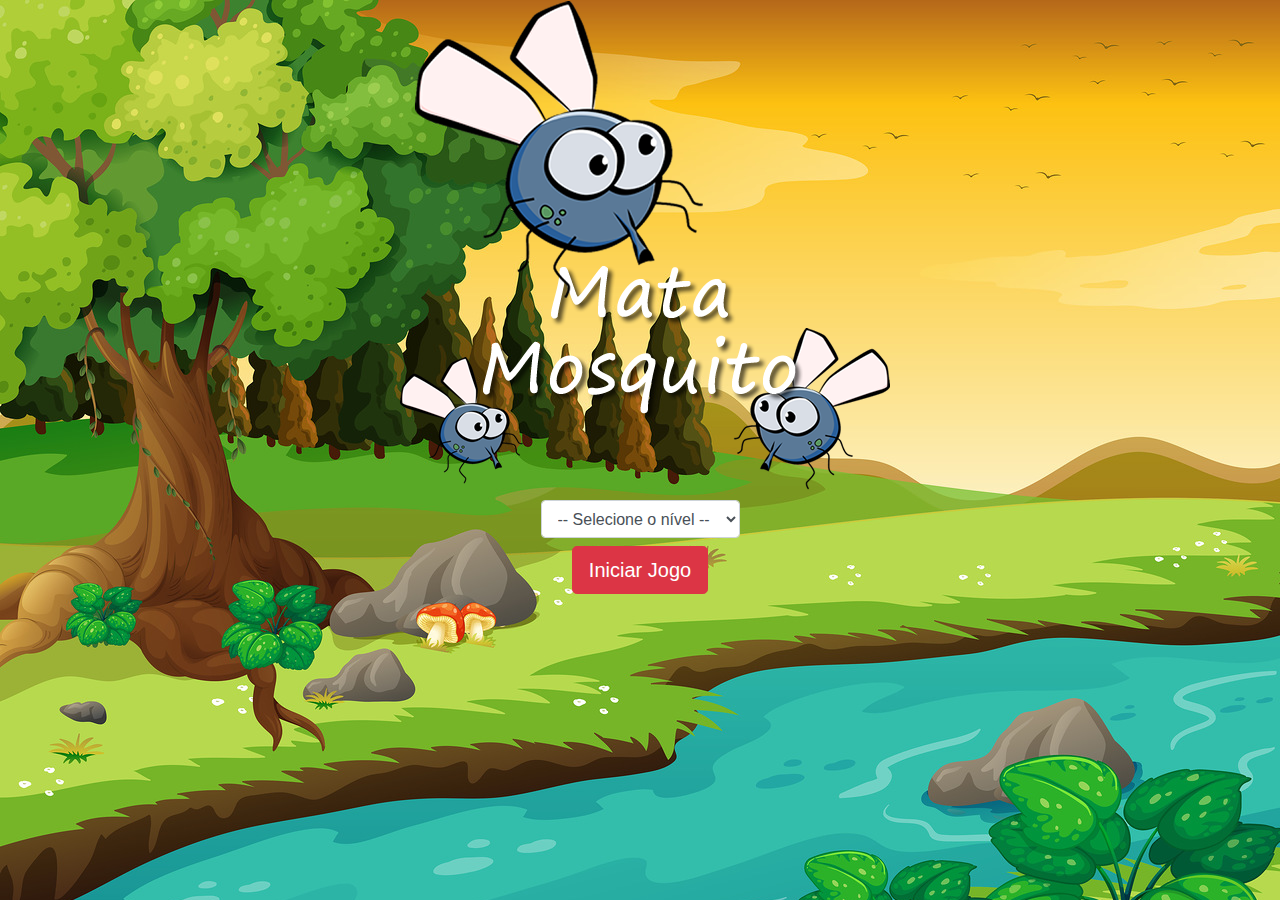
<file: index.html>
<!DOCTYPE html>
<html lang="en">
<head>
    <meta charset="UTF-8">
    <meta name="viewport" content="width=device-width, initial-scale=1.0">
    <meta http-equiv="X-UA-Compatible" content="ie=edge">
    <title>Document</title>
    <link rel="stylesheet" href="https://stackpath.bootstrapcdn.com/bootstrap/4.3.1/css/bootstrap.min.css" integrity="sha384-ggOyR0iXCbMQv3Xipma34MD+dH/1fQ784/j6cY/iJTQUOhcWr7x9JvoRxT2MZw1T" crossorigin="anonymous">
    <link rel="stylesheet" href="style.css">
    <script>
        function iniciarJogo(){
            var nivel = document.getElementById('nivel').value

            if(nivel === ''){
                alert('selecione um nível para iniciar o jogo')
                return false
            }
            window.location.href="app.html?" + nivel
        }
    </script>
</head>
<body>
    <div class="comtainer">
        <div class="row">
            <div class="col">
                <div class="d-flex justify-content-center">
                    <img src ="imagens/game.png">
                </div>
            </div>
        </div>
    </div>

    <div class="row"></div>
        <div class="col">
            <div class="d-flex justify-content-center">
                <div  class="mb-2">
                    <select class="form-control" id="nivel">
                        <option value=""> -- Selecione o nível --</option>
                        <option value="normal"> Normal </option>
                        <option value="dificil"> Difícil </option>
                        <option value="chuck"> Chuck Norris </option>
                    </select>
                </div>
            </div>
        </div>
    </div>   
    <div class="row">
        <div class="col">
            <div class="d-flex justify-content-center">
                <button type="button" class="btn btn-danger btn-lg" onclick= "iniciarJogo()"> Iniciar Jogo </button>
            </div>
        </div>
    </div>
</body>
</html>
</file>
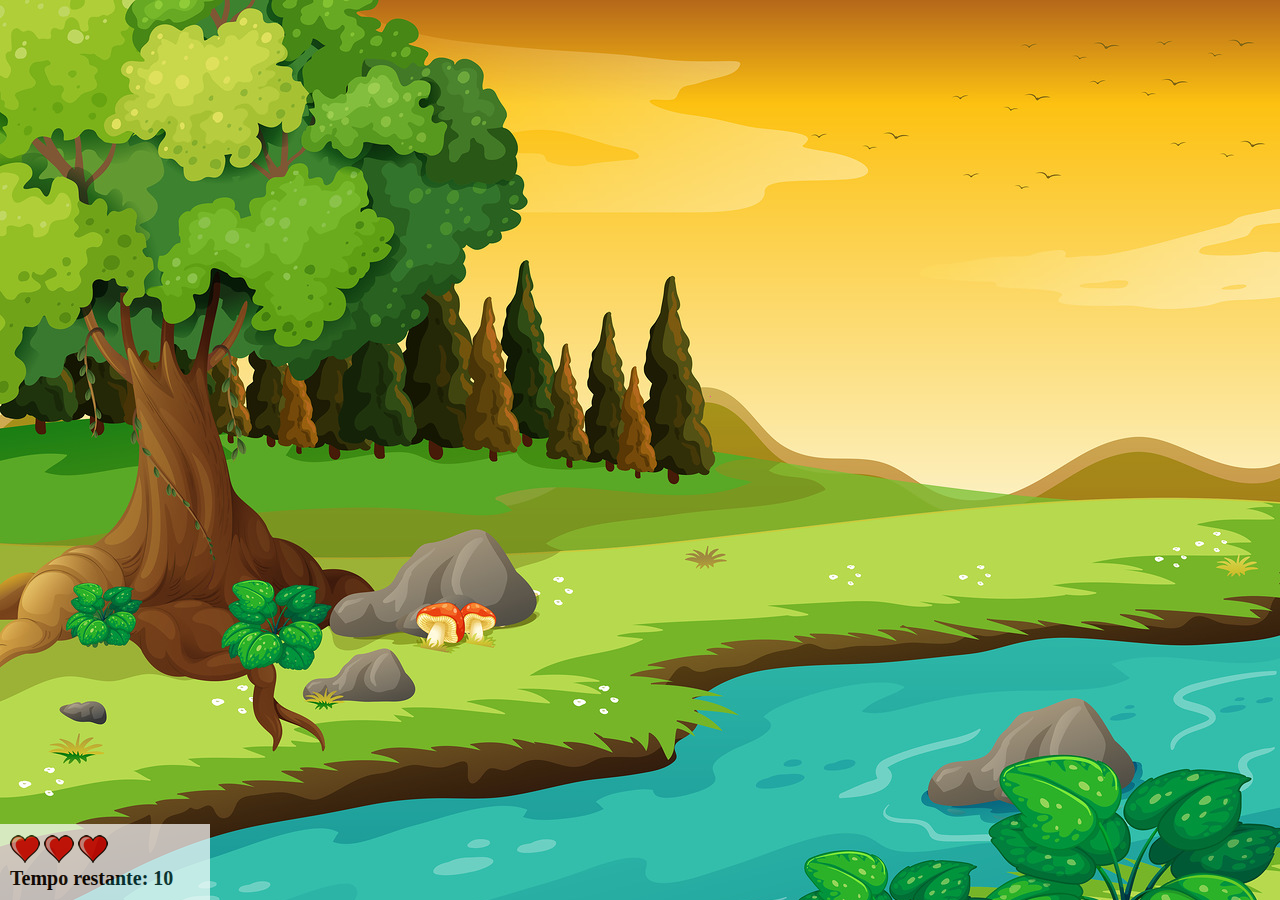
<file: app.html>
<!DOCTYPE html>
<html lang="en">
<head>
    <meta charset="UTF-8">
    <meta name="viewport" content="width=device-width, initial-scale=1.0">
    <meta http-equiv="X-UA-Compatible" content="ie=edge">
    <title>Document</title>
    <link rel="stylesheet" href="style.css">
    <script src="jogo.js"></script>
</head>
<body onresize="ajustaTamanhoPalcoJogo()">
    <div class="painel">
        <div class="vidas">
            <img id="v1" src="imagens/coracao_cheio.png">
            <img id="v2" src="imagens/coracao_cheio.png">
            <img id="v3" src= "imagens/coracao_cheio.png">
        </div>
        <div class="cronometro">Tempo restante: <span id="cronometro"></span></div>
    </div>

    <script>
        document.getElementById('cronometro').innerHTML = tempo
        var criamosquito = setInterval(function(){
            posicaoRandomica()
        }, criamosquitotempo)
        
    </script>
</body>
</html>
</file>
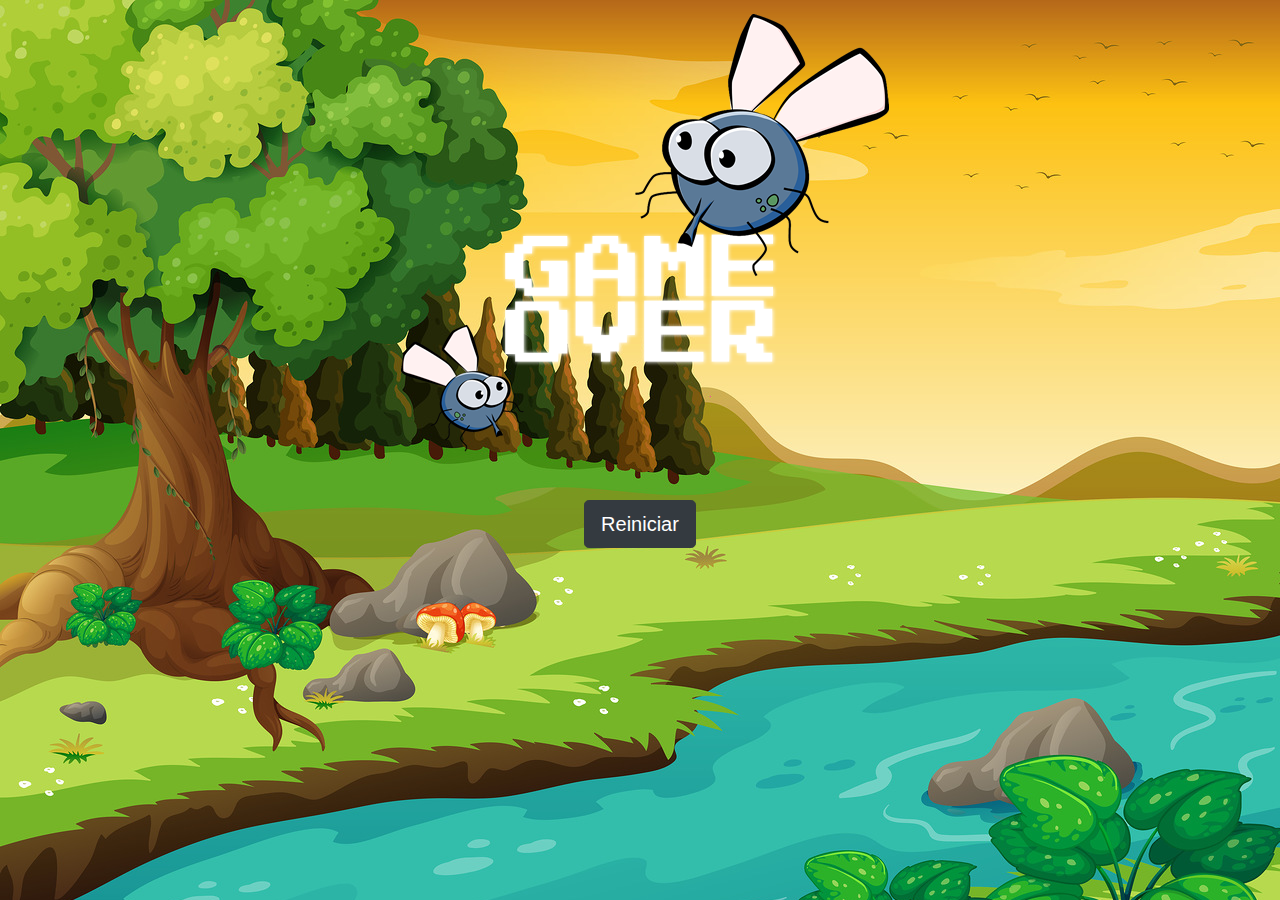
<file: fim_de_jogo.html>
<!DOCTYPE html>
<html lang="en">
<head>
    <meta charset="UTF-8">
    <meta name="viewport" content="width=device-width, initial-scale=1.0">
    <meta http-equiv="X-UA-Compatible" content="ie=edge">
    <title>Document</title>
    <link rel="stylesheet" href="https://stackpath.bootstrapcdn.com/bootstrap/4.3.1/css/bootstrap.min.css" integrity="sha384-ggOyR0iXCbMQv3Xipma34MD+dH/1fQ784/j6cY/iJTQUOhcWr7x9JvoRxT2MZw1T" crossorigin="anonymous">
    <link rel="stylesheet" href="style.css">
</head>
<body>
    <div class="comtainer">
        <div class="row">
            <div class="col">
                <div class="d-flex justify-content-center">
                    <img src ="imagens/game_over.png">
                </div>
            </div>
        </div>
    </div>

    <div class="row">
            <div class="col">
                <div class="d-flex justify-content-center">
                    <button type="button" class="btn btn-dark btn-lg" onclick="window.location.href= 'app.html' "> Reiniciar </button>
                </div>
            </div>
        </div>
</body>
</html>
</file>
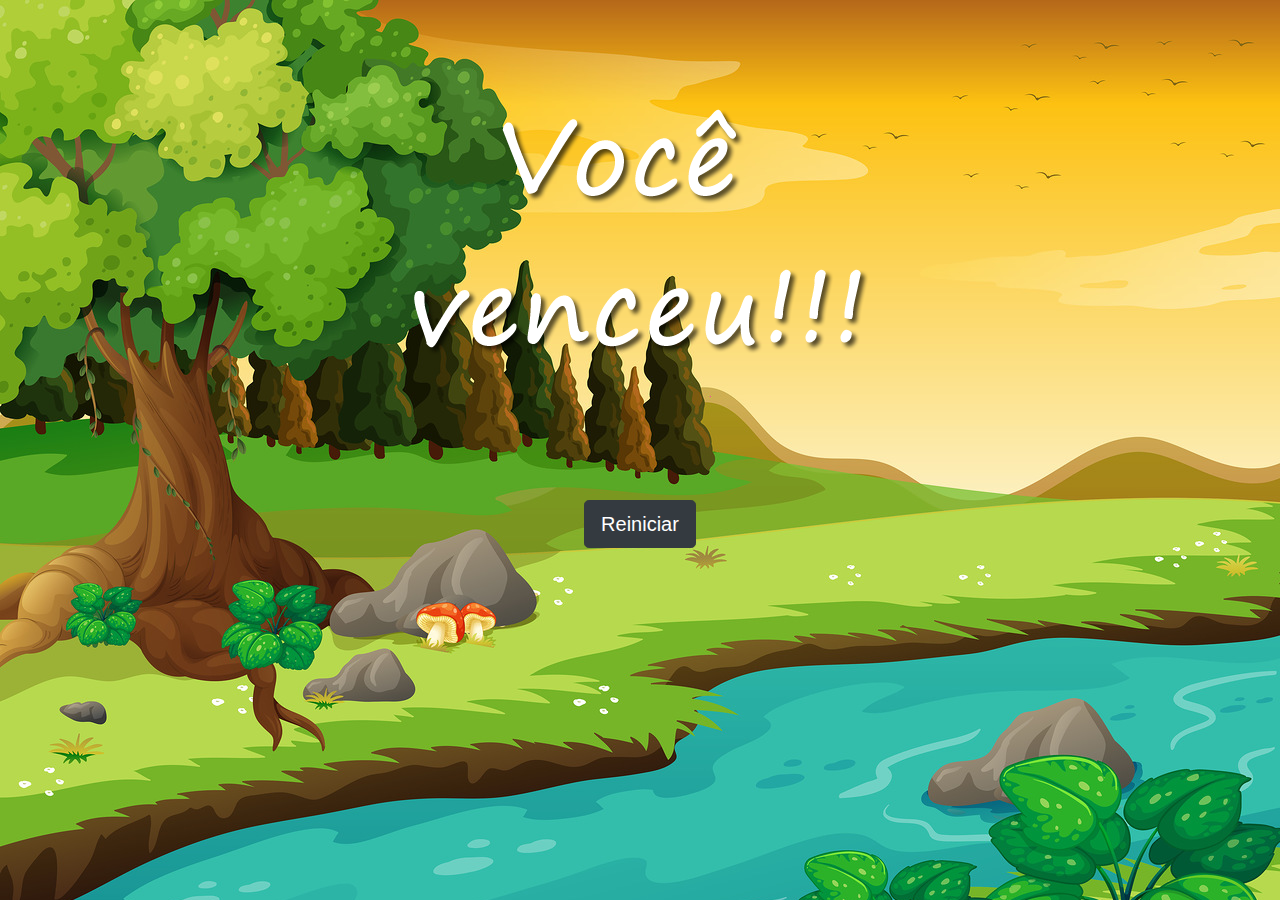
<file: vitoria.html>
<!DOCTYPE html>
<html lang="en">
<head>
    <meta charset="UTF-8">
    <meta name="viewport" content="width=device-width, initial-scale=1.0">
    <meta http-equiv="X-UA-Compatible" content="ie=edge">
    <title>Document</title>
    <link rel="stylesheet" href="https://stackpath.bootstrapcdn.com/bootstrap/4.3.1/css/bootstrap.min.css" integrity="sha384-ggOyR0iXCbMQv3Xipma34MD+dH/1fQ784/j6cY/iJTQUOhcWr7x9JvoRxT2MZw1T" crossorigin="anonymous">
    <link rel="stylesheet" href="style.css">
</head>
<body>
    <div class="comtainer">
        <div class="row">
            <div class="col">
                <div class="d-flex justify-content-center">
                    <img src ="imagens/vitoria.png">
                </div>
            </div>
        </div>
    </div>

    <div class="row">
            <div class="col">
                <div class="d-flex justify-content-center">
                    <button type="button" class="btn btn-dark btn-lg" onclick="window.location.href= 'app.html' "> Reiniciar </button>
                </div>
            </div>
        </div>
</body>
</html>
</file>
<file: style.css>
body{
    background-image: url(imagens/bg.jpg);
    background-repeat: no-repeat;
}
.painel{
    position: absolute;
    width: 190px;
    padding:10px;
    left: 0px;
    bottom:0px;
    border-top: 1px solid white;
    background-color: white;
    opacity:0.7;
}
.vidas{
    float:left;
}
.cronometro{
    float:left;
    font-size:20px;
    font-weight: bold;

}
.mosquito-1{
    width:50px;
    height: 50px;
}
.mosquito-2{
    width:70px;
    height: 70px;
}
.mosquito-3{
    width:90px;
    height: 90px;
}
.ladoA{
    transform: scaleX(1)
}
.ladoB{
    transform: scaleX(-1)
}
</file>
